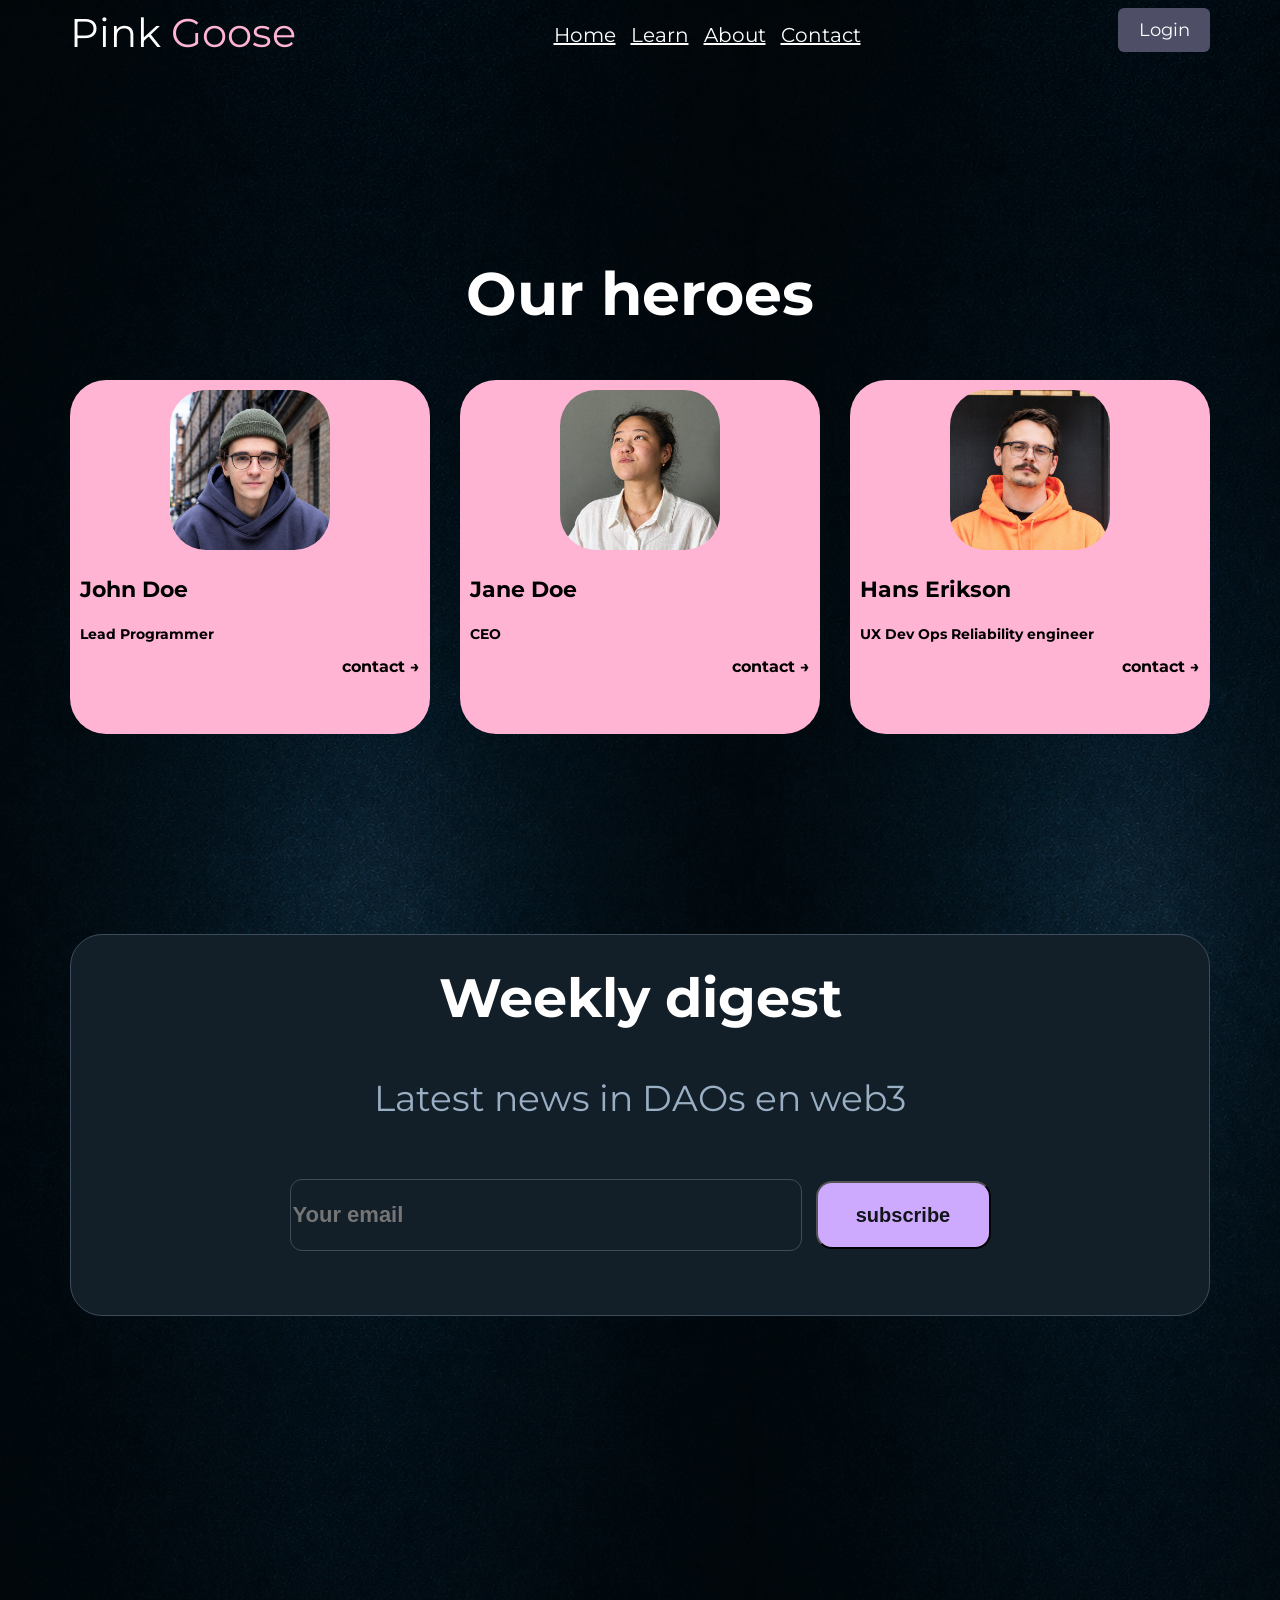
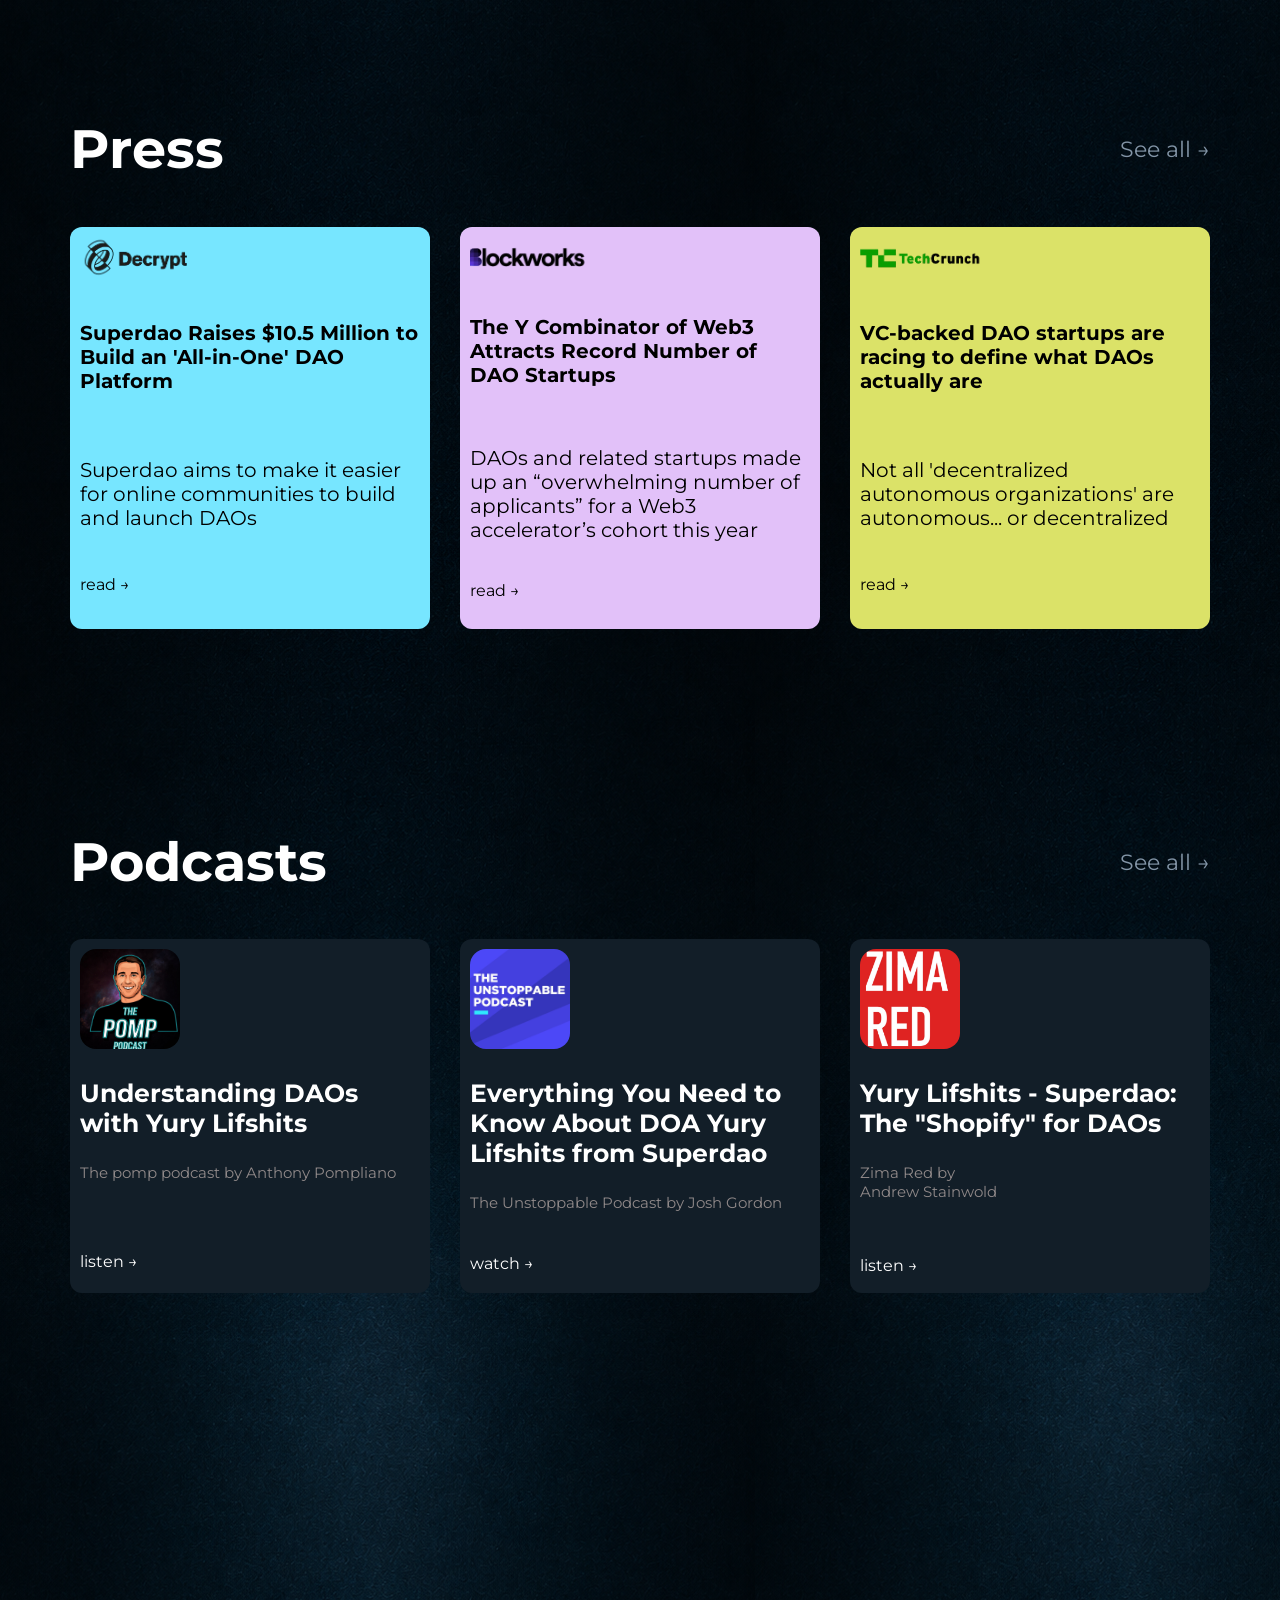
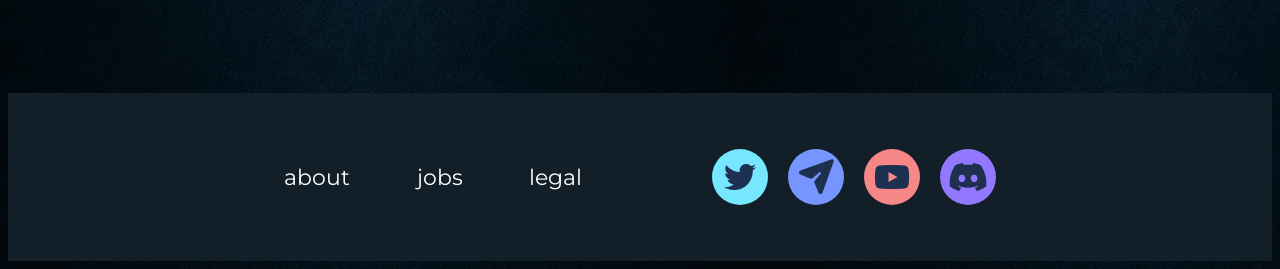
<file: about.html>
<!DOCTYPE html>
<html lang="en">

<head>
    <title>Pink Goose</title>
    <link rel="stylesheet" href="style.css">
    <link rel="preconnect" href="https://fonts.googleapis.com">
    <link rel="preconnect" href="https://fonts.gstatic.com" crossorigin>
    <link
        href="https://fonts.googleapis.com/css2?family=Lato:ital,wght@0,100;0,300;0,400;0,700;0,900;1,100;1,300;1,400;1,700;1,900&display=swap"
        rel="stylesheet">
    <link
        href="https://fonts.googleapis.com/css2?family=Edu+QLD+Hand:wght@400..700&family=Lato:ital,wght@0,100;0,300;0,400;0,700;0,900;1,100;1,300;1,400;1,700;1,900&family=Montserrat:ital,wght@0,100..900;1,100..900&display=swap"
        rel="stylesheet">
</head>

<body>

    <section class="section-border">
        <header>
            <nav class="header">
                <div>Pink <span id="pink">Goose</span></div>
                <div class="header-buttons-container">
                    <a class="header-button-color" href="index.html">Home</a>
                    <a class="header-button-color" href="learn.html">Learn</a>
                    <a class="header-button-color" href="about.html">About</a>
                    <a class="header-button-color" href="contact.html">Contact</a>
                </div>
                <a class="header-login">Login</a>
            </nav>
        </header>
        <main>
            <h1>Our heroes</h1>

            <section class="hero-box">

                <article> <img src="img/coworker1.png" alt="Decrypt" height="160" width="160">
                    <h3>John Doe</h3>
                    <p>Lead Programmer</p>
                    <a>contact →</a>
                </article>

                <article> <img src="img/coworker2.png" alt="Blockworks" height="160" width="160">
                    <h3>Jane Doe</h3>
                    <p>CEO</p>
                    <a>contact →</a>
                </article>


                <article> <img src="img/coworker3.png" alt="Techcrunch" height="160" width="160">
                    <h3>Hans Erikson</h3>
                    <p>UX Dev Ops Reliability engineer</p>
                    <a>contact →</a>
                </article>
            </section>

            <section class="weekly-digest-box">
                <h2>Weekly digest</h2>
                <p class="center-text">Latest news in DAOs en web3</p>
                <form>
                    <input placeholder="Your email" type="email" name="email" required class="subscribe-field">
                    <button type="submit" id="subscribe-button">subscribe </button>
                </form>
            </section>

            <section class="press-box">
                <h2>Press</h2>
                <a>See all →</a>

            </section>

            <section class="press-box-container">

                <article id="decrypt"> <img src="img/Decrypt.png" alt="Decrypt">
                    <h3>Superdao Raises $10.5 Million to Build an 'All-in-One' DAO Platform</h3>
                    <p>Superdao aims to make it easier for online communities to build and launch DAOs</p>
                    <a>read →</a>
                </article>

                <article id="blockworks"> <img src="img/Blockworks.png" alt="Blockworks">
                    <h3>The Y Combinator of Web3 Attracts Record Number of DAO Startups</h3>
                    <p>DAOs and related startups made up an “overwhelming number of applicants” for a Web3 accelerator’s
                        cohort this year</p>
                    <a>read →</a>
                </article>


                <article id="techcrunch"> <img src="img/TechCrunch.png" alt="Techcrunch">
                    <h3>VC-backed DAO startups are racing to define what DAOs actually are</h3>
                    <p>Not all 'decentralized autonomous organizations' are autonomous... or decentralized</p>
                    <a>read →</a>
                </article>

            </section>

            <section class="press-box">
                <h2>Podcasts</h2>
                <a>See all →</a>
            </section>

            <section class="podcast-box-container">

                <article id="anthony" class="podcast-background"> <img src="img/pomp.png" alt="Decrypt">
                    <h3>Understanding DAOs with Yury Lifshits</h3>
                    <p>The pomp podcast by Anthony Pompliano</p>
                    <a>listen →</a>
                </article>

                <article id="josh" class="podcast-background"> <img src="img/unstoppable.png" alt="Blockworks">
                    <h3>Everything You Need to Know About DOA Yury Lifshits from Superdao</h3>
                    <p>The Unstoppable Podcast by Josh Gordon</p>
                    <a>watch →</a>
                </article>


                <article id="andrew" class="podcast-background"> <img src="img/zima.png" alt="Techcrunch">
                    <h3>Yury Lifshits - Superdao: The "Shopify" for DAOs</h3>
                    <p>Zima Red by <br> Andrew Stainwold</p>
                    <a>listen →</a>
                </article>

            </section>

    </section>
    </main>

    <footer>
        <div class="footer-container">
            <div class="footer-box">
                <a>about</a>
                <a>jobs</a>
                <a>legal</a>
            </div>
            <div class="footer-pictures">
                <div id="twitter"> <img src="img/twitter-brands-solid.png" alt="twitter"> </div>
                <div id="paperplane"> <img src="img/paper-plane-solid.png" alt="paperplane"> </div>
                <div id="youtube"> <img src="img/youtube-brands-solid.png" alt="youtube"> </div>
                <div id="discord"> <img src="img/discord-brands-solid.png" alt="discord"> </div>
            </div>
        </div>
    </footer>

</body>



</html>
</file>
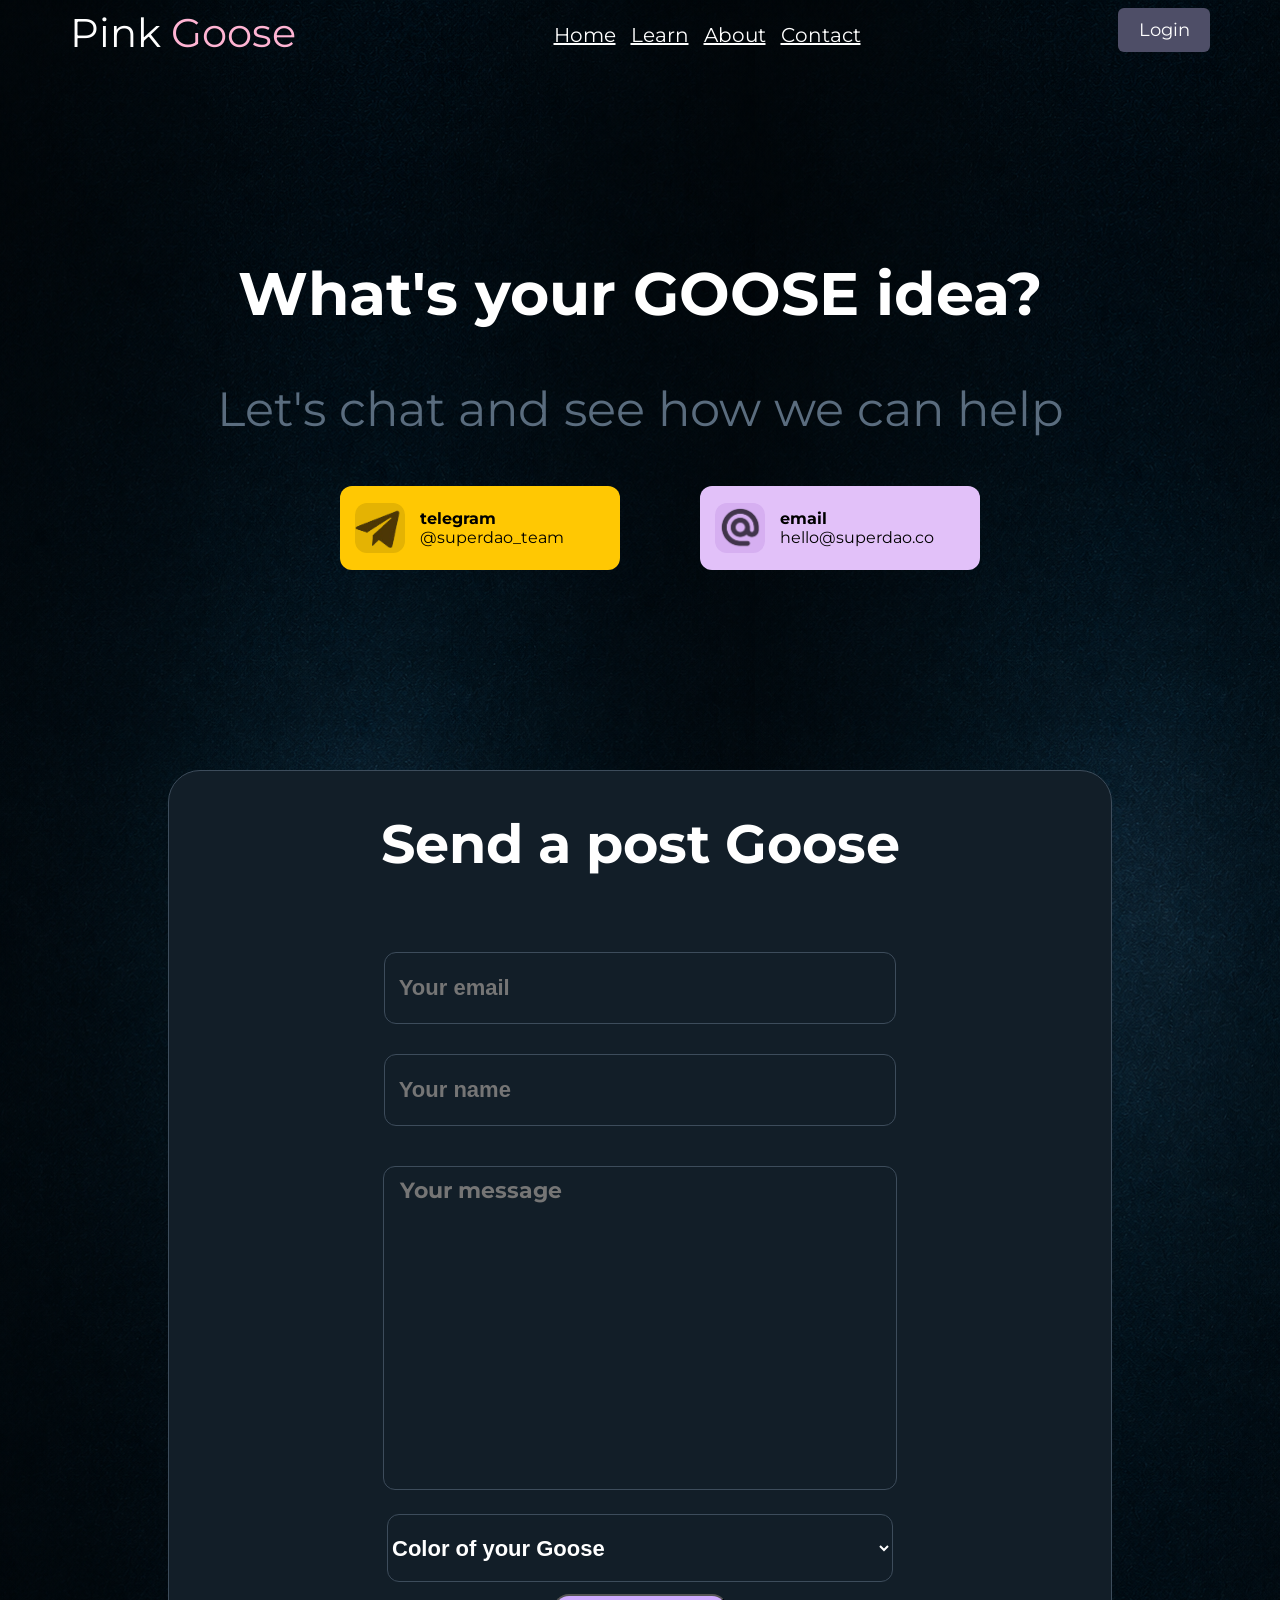
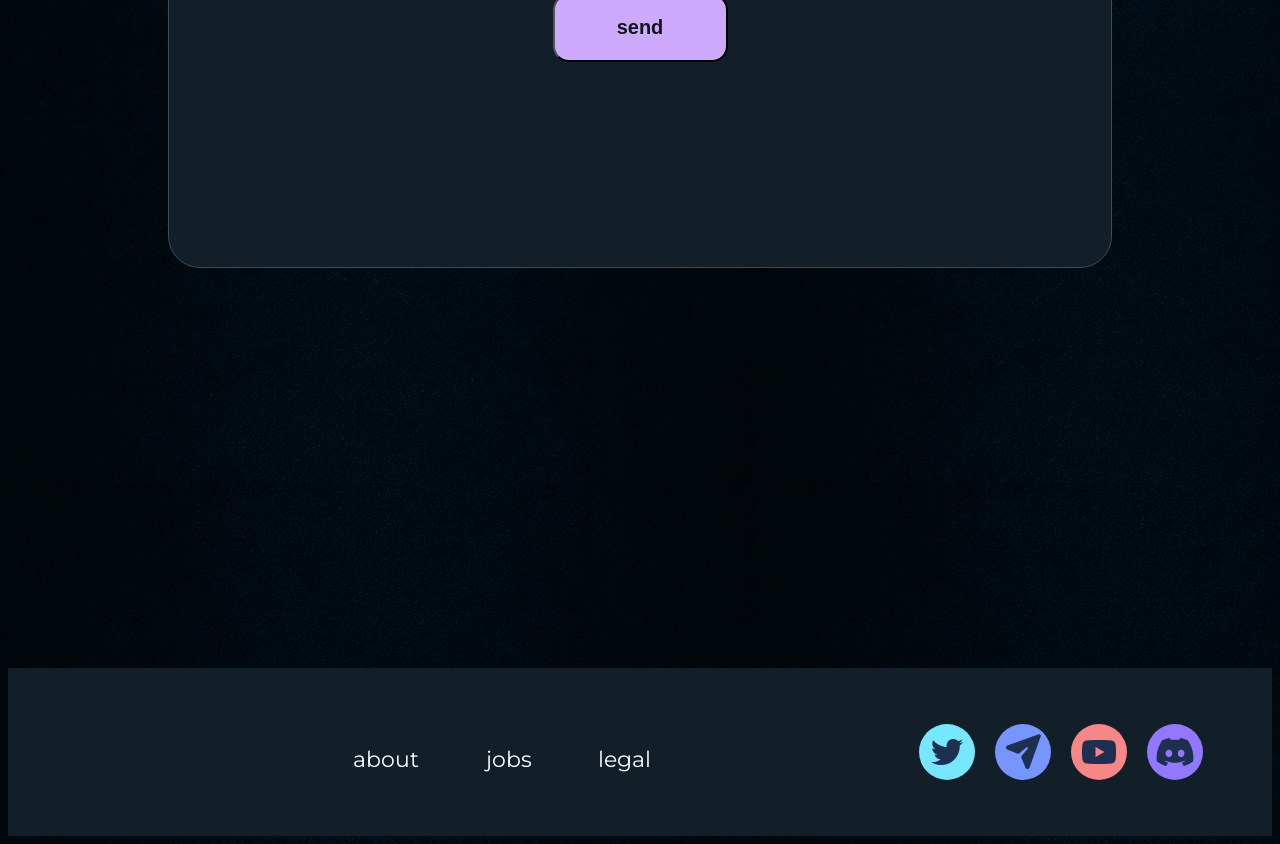
<file: contact.html>
<!DOCTYPE html>
<html lang="en">

<head>
    <title>Pink Goose</title>
    <link rel="stylesheet" href="style.css">
    <link rel="preconnect" href="https://fonts.googleapis.com">
    <link rel="preconnect" href="https://fonts.gstatic.com" crossorigin>
    <link
        href="https://fonts.googleapis.com/css2?family=Lato:ital,wght@0,100;0,300;0,400;0,700;0,900;1,100;1,300;1,400;1,700;1,900&display=swap"
        rel="stylesheet">
    <link
        href="https://fonts.googleapis.com/css2?family=Edu+QLD+Hand:wght@400..700&family=Lato:ital,wght@0,100;0,300;0,400;0,700;0,900;1,100;1,300;1,400;1,700;1,900&family=Montserrat:ital,wght@0,100..900;1,100..900&display=swap"
        rel="stylesheet">
</head>

<body>

    <section class="section-border">
        <header>
            <nav class="header">
                <div>Pink <span id="pink">Goose</span></div>
                <div class="header-buttons-container">
                    <a class="header-button-color" href="index.html">Home</a>
                    <a class="header-button-color" href="learn.html">Learn</a>
                    <a class="header-button-color" href="about.html">About</a>
                    <a class="header-button-color" href="contact.html">Contact</a>
                </div>
                <a class="header-login">Login</a>
            </nav>
        </header>
        <main>
            <h1>What's your GOOSE idea?</h1>
            <p id="end-text" class="center-text">Let's chat and see how we can help</p>

            <section class="end-blocks">
                <div id="telegram"> <img src="img/plane.png" alt="monkeytail" height="52" width="52">
                    <p><b>telegram</b> @superdao_team</p>
                </div>
                <div id="email"> <img src="img/monkeytail.png" alt="monkeytail" height="52" width="52">
                    <p><b>email</b> hello@superdao.co</p>
                </div>
            </section>

            <form class="section-border contact-form">
                <h2>Send a post Goose</h2>
                <input placeholder="  Your email" type="email" name="email" required class="subscribe-field">
                <input placeholder="  Your name" name="name" required class="subscribe-field">
                <textarea rows="6" placeholder="  Your message" name="message" required class="message"></textarea>
                <select class="subscribe-field">
                    <option value="" disabled selected hidden>Color of your Goose</option>
                    <option value="red">Red</option>
                    <option value="white">white</option>
                    <option value="blue">blue</option>
                    <option value="black">black</option>
                </select><br>
                <button type="submit" id="subscribe-button">send</button>
            </form>
    </section>
    </main>

    <footer>
        <div></div>
        <div></div>
        <div class="footer-box">
            <a>about</a>
            <a>jobs</a>
            <a>legal</a>
        </div>
        <div class="footer-pictures">
            <div id="twitter"> <img src="img/twitter-brands-solid.png" alt="twitter"> </div>
            <div id="paperplane"> <img src="img/paper-plane-solid.png" alt="paperplane"> </div>
            <div id="youtube"> <img src="img/youtube-brands-solid.png" alt="youtube"> </div>
            <div id="discord"> <img src="img/discord-brands-solid.png" alt="discord"> </div>
        </div>
    </footer>

</body>



</html>
</file>
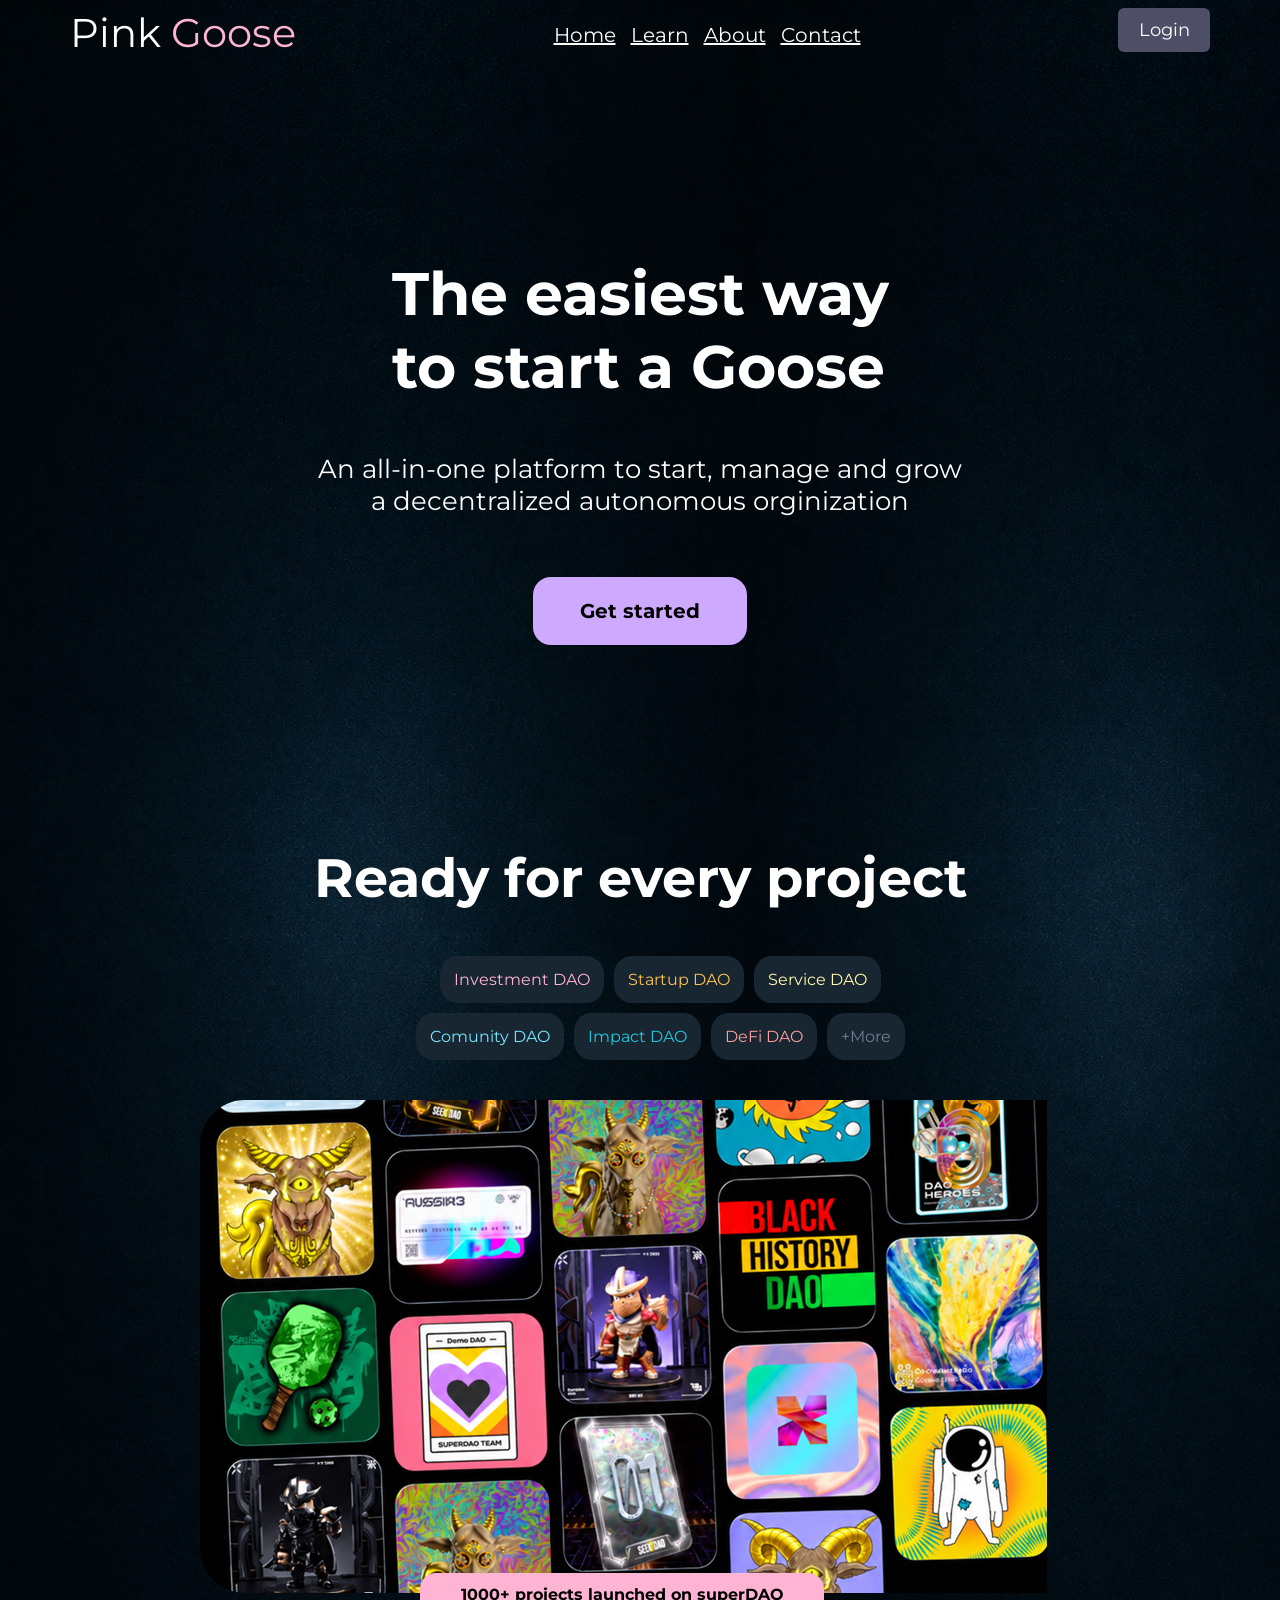
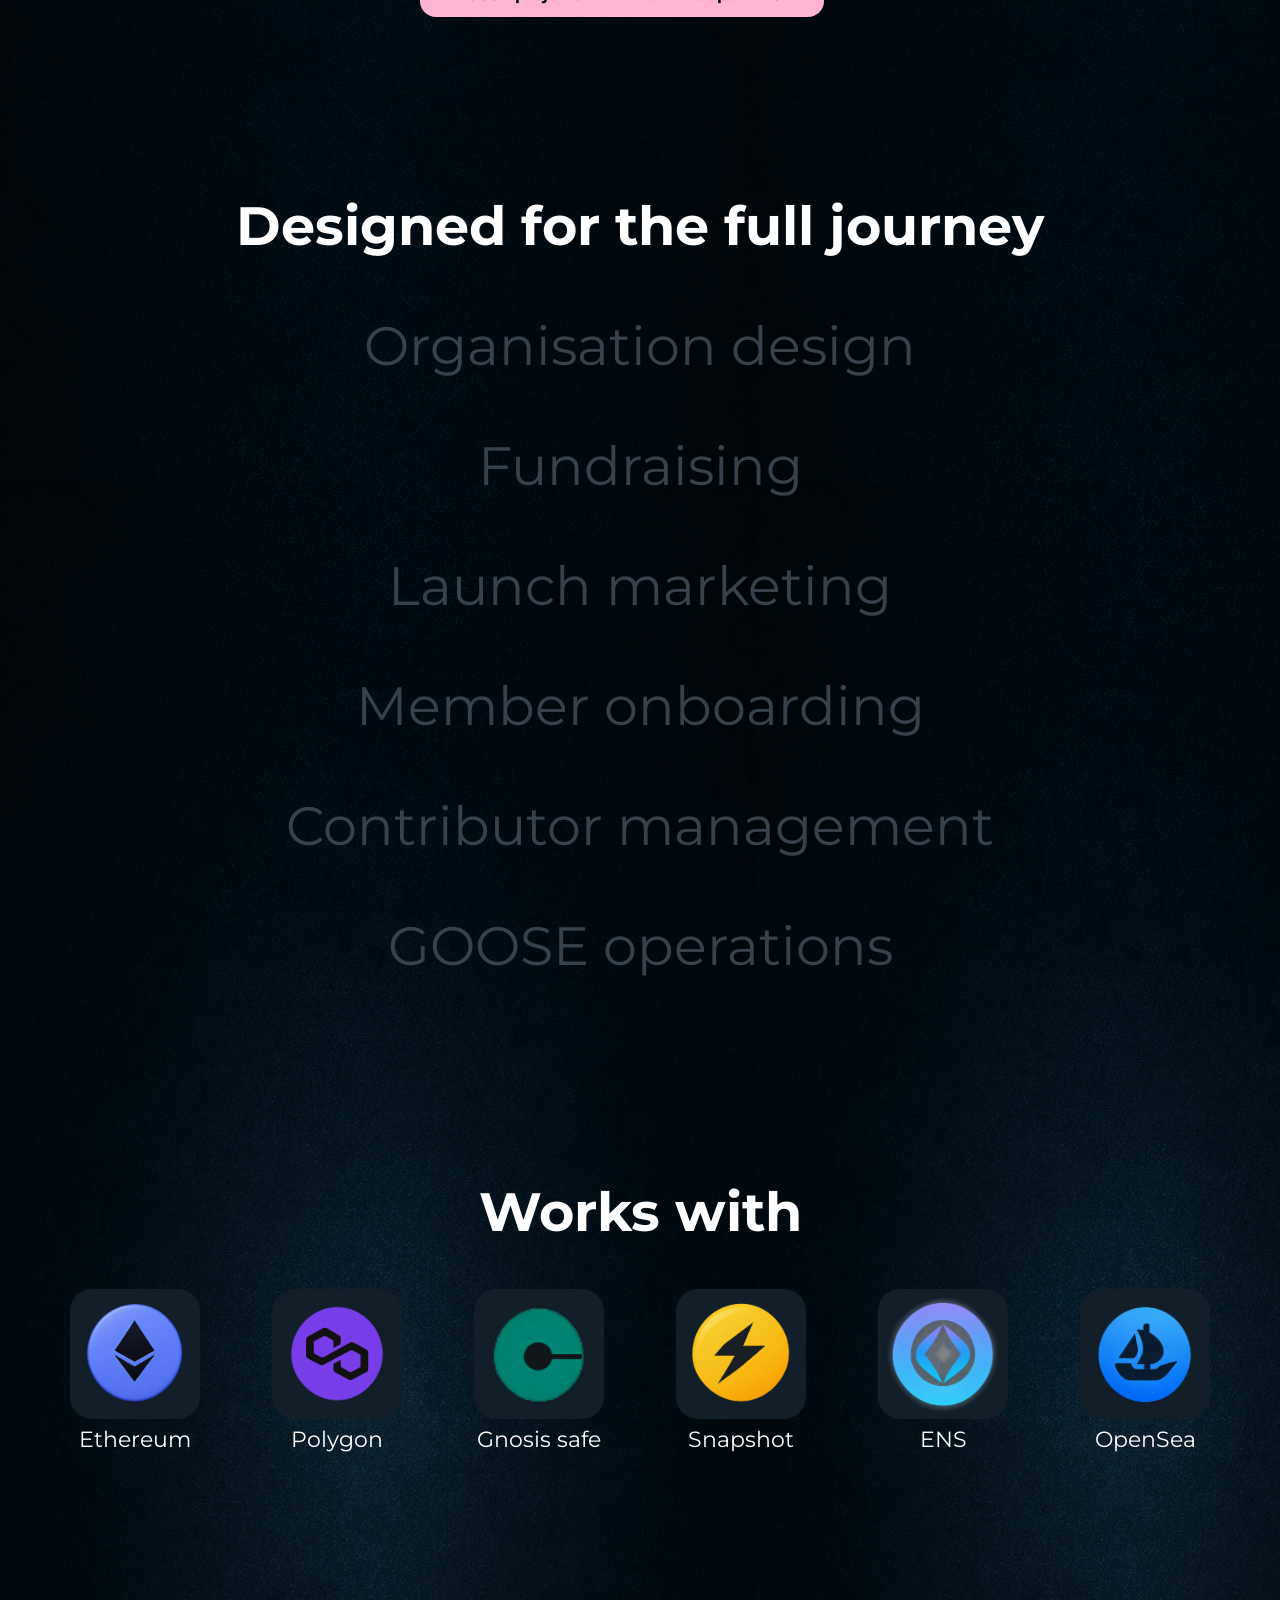
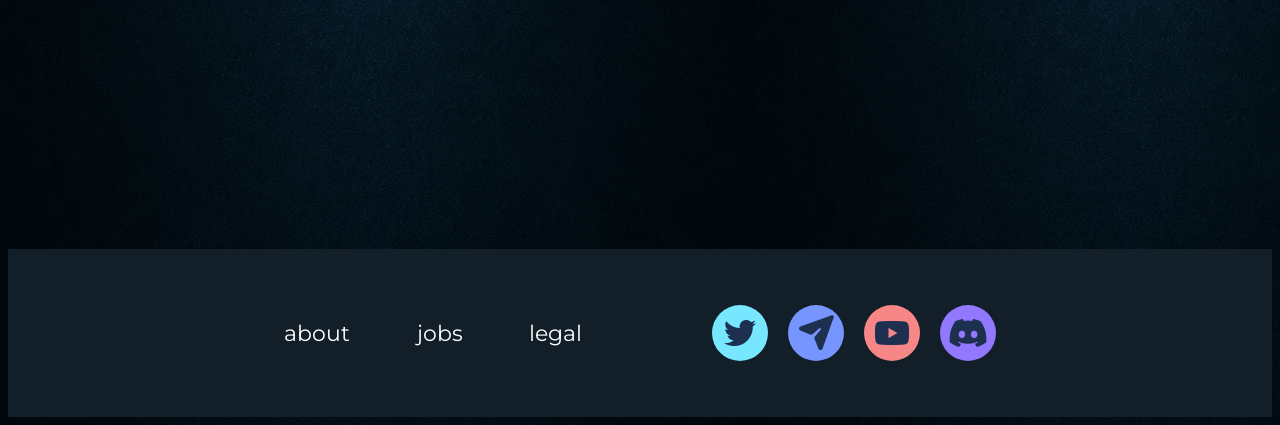
<file: learn.html>
<!DOCTYPE html>
<html lang="en">

<head>
    <meta charset="UTF-8">
    <title>Pink Goose</title>
    <link rel="stylesheet" href="style.css">
    <link rel="preconnect" href="https://fonts.googleapis.com">
    <link rel="preconnect" href="https://fonts.gstatic.com" crossorigin>
    <link
        href="https://fonts.googleapis.com/css2?family=Lato:ital,wght@0,100;0,300;0,400;0,700;0,900;1,100;1,300;1,400;1,700;1,900&display=swap"
        rel="stylesheet">
    <link
        href="https://fonts.googleapis.com/css2?family=Edu+QLD+Hand:wght@400..700&family=Lato:ital,wght@0,100;0,300;0,400;0,700;0,900;1,100;1,300;1,400;1,700;1,900&family=Montserrat:ital,wght@0,100..900;1,100..900&display=swap"
        rel="stylesheet">
</head>

<body>
    <header>
        <nav class="header">
            <div>Pink <span id="pink">Goose</span></div>
            <div class="header-buttons-container">
                <a class="header-button-color" href="index.html">Home</a>
                <a class="header-button-color" href="learn.html">Learn</a>
                <a class="header-button-color" href="about.html">About</a>
                <a class="header-button-color" href="contact.html">Contact</a>
            </div>
            <a class="header-login">Login</a>
        </nav>
    </header>
    <main>
        <section class="section-border">
            <h1> The easiest way<br> to start a Goose</h1>

            <p class="center-text">An all-in-one platform to start, manage and grow <br> a decentralized autonomous
                orginization</p>

            <a class="get-started-button">Get started</a>

            <h2>Ready for every project</h2>

            <ul class="section-border dao-buttons">
                <li id="invest">Investment DAO</li>
                <li id="startup">Startup DAO</li>
                <li id="service">Service DAO</li>
                <li id="comunity">Comunity DAO</li>
                <li id="impact">Impact DAO</li>
                <li id="defi">DeFi DAO</li>
                <li id="more">+More</li>
            </ul>

            <!-- het grote plaatje in het midden van de home page -->
            <div class="section-border img-crop">
                <img src="img/bigfarma.png" alt="main-img">
            </div>

            <div class="img-text">
                <a>1000+ projects launched on superDAO</a>
            </div>

            <h2>Designed for the full journey</h2>

            <div class="center-text block">
                <p class="hover-text">Organisation design</p>
                <p class="hover-text">Fundraising</p>
                <p class="hover-text">Launch marketing</p>
                <p class="hover-text">Member onboarding</p>
                <p class="hover-text">Contributor management</p>
                <p class="hover-text">GOOSE operations</p>
            </div>

            <h2>Works with</h2>

            <div class="works-with-container">
                <a> <img src="img/Etherium1.png" alt="Ethereum"> </a>
                <a> <img src="img/Polygon.png" alt="Polygon"> </a>
                <a> <img src="img/Gnosis-Safe.png" alt="Gnosis safe"> </a>
                <a> <img src="img/snapshot.png" alt="Snapshot"> </a>
                <a> <img src="img/ENS.png" alt="ENS"> </a>
                <a> <img src="img/opensea.png" alt="OpenSEA"> </a>
            </div>

            <div class="works-with-container">
                <div>Ethereum</div>
                <div>Polygon</div>
                <div>Gnosis safe</div>
                <div>Snapshot</div>
                <div>ENS</div>
                <div>OpenSea</div>
            </div>
        </section>
    </main>
    <footer>
        <div class="footer-container">
            <div class="footer-box">
                <a>about</a>
                <a>jobs</a>
                <a>legal</a>
            </div>
            <div class="footer-pictures">
                <div id="twitter"> <img src="img/twitter-brands-solid.png" alt="twitter"> </div>
                <div id="paperplane"> <img src="img/paper-plane-solid.png" alt="paperplane"> </div>
                <div id="youtube"> <img src="img/youtube-brands-solid.png" alt="youtube"> </div>
                <div id="discord"> <img src="img/discord-brands-solid.png" alt="discord"> </div>
            </div>
        </div>
    </footer>

</body>




</html>
</file>
<file: style.css>
/* GENERAL */
body {
    background-image: url(img/backgroundimg.png);
    color: white;
    font-family: "Montserrat", sans-serif;
    font-weight: 400;
    font-style: normal;
}

/* zorgt dat elle text in het midden ge centered word */
.center-text {
    font-size: 26px;
    display: flex;
    justify-content: center;
    text-align: center;
}

h1 {
    margin-top: 200px;
    display: flex;
    justify-content: center;
    font-size: 60px;
}

h2 {
    display: flex;
    justify-content: center;
    margin-top: 200px;
    color: white;
    font-size: 54px;
}

h3 {
    color: white;
    font-size: 22px;
}

/* zorgt dat de hovertext onder Designed for the full journey onder elkaar komt en niet inline is */
.block {
    display: block;
}

/* zorgt dat de images onder workswith goed passen in de box waar ze in verwerkt zitten */
img {
    object-fit: cover;
}

/*  border gegeven zodat alles een max width van 1140px heeft */
.section-border {
    max-width: 1140px;
    margin-right: auto;
    margin-left: auto;
}

/*END GENERAL*/



/* HEADER */
#pink {
    color: #FFB4D3;
}

.header {
    display: flex;
    justify-content: space-between;
    font-size: 40px;
    margin-right: 60px;
    max-width: 1140px;
    margin: 0 auto;
}

.header-button-color {
    color: white;
    border-style: none;
    border-radius: 6px;
    font-size: 20px;
    max-width: 1140px;
    margin: 0 auto;
    text-decoration: none"

}

.header-buttons-container {
    display: flex;
    gap: 15px;
    margin-top: 15px;
}

.header-login {
    background-color: rgb(78, 78, 103);
    color: white;
    border-radius: 6px;
    border-style: none;
    font-size: 18px;
    width: 92px;
    height: 44px;
    display: flex;
    justify-content: center;
    align-items: center;
}

/* END HEADER */




/* GET STARTED */
.get-started-button {
    display: flex;
    justify-content: center;
    align-items: center;
    margin-left: auto;
    margin-right: auto;
    margin-top: 60px;
    background-color: #CEAAFF;
    border-style: none;
    border-radius: 18px;
    width: 214px;
    height: 68px;
    font-weight: bold;
    font-size: 20px;
    color: black;
}

/* END GET STARTED */



/* DAO BUTTONS */
.dao-buttons {
    display: flex;
    justify-content: center;
    flex-wrap: wrap;
    gap: 10px;
    width: 500px;
    list-style-type: none;

    li {
        background-color: #182632;
        padding: 14px;
        border-radius: 18px;
    }
}

/* GET STARTED BUTTONS */



/* DAO BUTTONS */
#invest {
    color: #FFB4D3;
}

#startup {
    color: #FFC24C
}

#service {
    color: #FFFBA8;
}

#comunity {
    color: #77E6FF;
}

#impact {
    color: #23C9DE;
}

#defi {
    color: #FF9E9E;
}

#more {
    color: #707F8D;
}

/* END DAO BUTTONS */



/* BIG IMG */
/* zorgt dat de image in de home page de juiste groote heeft */
.img-crop {
    width: 1140px;
    height: 493px;
    overflow: hidden;
    margin-top: 40px;
    margin-right: auto;
    margin-left: 130px;
    border-radius: 45px;
    position: relative;

    img {
        margin-top: -350px;
    }
}

.img-text {
    background-color: #FFB4D3;
    width: 404px;
    height: 44px;
    color: black;
    border-radius: 16px;
    font-weight: bold;
    margin-left: 350px;
    display: flex;
    align-items: center;
    justify-content: center;
    margin-top: -20px;
    position: absolute;
}

/* END BIG IMG */



/* HELP AT EVERY STEP */
.hover-text {
    color: #37424D;
    font-size: 54px;
}

.hover-text:hover {
    color: #FFB4D3;
    text-shadow: 0 10px 10px gray;
    font-size: 60px;
    transition: all 0.25s
}

/* END HELP AT EVERY STEP */



/* WORKS-WITH */
.works-with-container {
    color: white;
    display: flex;
    justify-content: space-between;
    font-size: 22px;
    font-family: "Montserrat", sans-serif;
    margin-top: 10px;

    a {
        width: 130px;
        height: 130px;
        background-color: #121E28;
        border-radius: 22px;
        display: flex;
        justify-content: center;
        align-items: center;
        flex-wrap: wrap;
        max-width: 1140px;
    }

    div {
        width: 130px;
        height: 20px;
        border-radius: 22px;
        display: flex;
        justify-content: center;
        align-items: center;
    }

    img {
        width: 130px;
        height: 130px;
        border-radius: 22px;
    }
}

.list-container {
    display: flex;
    justify-content: center;
    flex-wrap: wrap;
    gap: 30px;
    width: 1200px;
    font-size: 40px;
    margin-top: 50px;
    list-style-type: none;
}

/* END WORKS-WITH */



/* WEEKLY-DIGEST */
.weekly-digest-box {
    height: 380px;
    background-color: #121E28;
    border-radius: 32px;
    margin-top: 200px;
    border: solid #3D4C5B 1px;
    align-items: center;
    font-size: 54px;
    text-align: center;
    margin-bottom: 200px;

    h2 {
        margin-top: 30px;
    }

    p {
        margin-top: 30px;
        font-size: 36px;
        color: #9AAFC3;
        margin-bottom: 50px;
    }
}

.subscribe-field {
    height: 68px;
    width: 506px;
    border-radius: 12px;
    background-color: #121E28;
    color: white;
    border: solid #3D4C5B 1px;
    font-size: 22px;
    font-weight: bold;
}

#subscribe-button {
    height: 68px;
    width: 175px;
    background-color: #CEAAFF;
    color: #10151A;
    border-radius: 16px;
    font-size: 20px;
    font-weight: bold;
}

/* WEEKLY-DIGEST */



/* PRESS-BOX */
/* de styling voor de tekst press en see all wat daar rechts van staat*/
.press-box {
    display: flex;
    justify-content: space-between;

    a {
        font-size: 22px;
        margin-top: 220px;
        color: #8395A7;
    }
}

/* styling voor de boxes onder het kopje press */
.press-box-container {
    display: flex;
    gap: 30px;
    color: black;

    article {
        width: 361px;
        height: 382px;
        border-radius: 12px;
        padding: 10px;
        display: flex;
        justify-content: space-between;
        flex-wrap: wrap;
    }

    img {
        width: 120px;
        height: 40px;
    }

    h3 {
        color: black;
        font-weight: bold;
        font-size: 20px;
    }

    p {
        display: flex;
        text-align: start;
        font-size: 20px;
    }
}

#decrypt {
    background-color: #77E6FF;
}

#blockworks {
    background-color: #E2C1F9;
}

#techcrunch {
    background-color: #DBE268;
}

/* END PRESS-BOX */



/* PODCASTS */
.podcast-background {
    background-color: #121E28;
    color: white;
}

/* styling voor de boxes onder het kopje Podcast */
.podcast-box-container {
    display: flex;
    gap: 30px;
    color: white;

    article {
        width: 361px;
        height: 334px;
        border-radius: 12px;
        padding: 10px;
    }

    img {
        width: 100px;
        height: 100px;
        border-radius: 16px;
    }

    h3 {
        font-size: 25px;
    }

    p {
        font-size: 15px;
        color: #908989;
    }
}

#anthony p {
    margin-bottom: 70px;
}

#josh p {
    margin-bottom: 42px;
}

#andrew p {
    margin-bottom: 55px;
}

/* END PODCASTS */



/* END BLOCKS */
/* styling voor de laatste twee blokjes van de home page (de telegram en email blokjes) */
#end-text {
    display: flex;
    color: #5A6C7E;
    font-size: 48px;
}

.end-blocks {
    display: flex;
    justify-content: center;
    gap: 40px;

    div {
        width: 280px;
        height: 84px;
        display: flex;
        border-radius: 12px;
        color: black;
        align-items: center;
        gap: 20px;
        justify-content: flex-start;
        flex-wrap: wrap;
        margin-left: 40px;
    }

    img {
        height: 50px;
        width: 50px;
        margin-left: 15px;
        border-radius: 12px;
        position: absolute;
    }

    p {
        margin-left: 80px;
    }

}

/* de image styling van de blokjes van email en telegram onderaan op de homepage */

#telegram {
    background-color: #FFC803;

    img {
        background-color: #e4b303;
    }
}

#email {
    background-color: #E2C1F9;

    img {
        background-color: #d6aff1;
    }
}

/* END END-BLOCKS */



/* FOOTER */
footer {
    height: 168px;
    background-color: #121E28;
    margin-top: 400px;
    font-size: 22px;
    display: flex;
    justify-content: space-around;
    align-items: center;
}

.footer-container {
    max-width: 1140px;
    margin: 0 auto;
    display: flex;
}

.footer-box {
    width: 298px;
    height: 27px;
    display: flex;
    justify-content: space-between;
    margin-right: 130px;
    margin-top: 15px;
}

.footer-box a:hover {
    color: #FFC803;
}

.footer-pictures {
    width: 284px;
    height: 56px;
    display: flex;
    justify-content: space-between;

    div {
        border-radius: 50%;
        display: flex;
        justify-content: center;
        align-items: center;
        width: 56px;
        height: 56px;
    }

    img {
        width: 40px;
        height: 40px;
    }
}

#twitter {
    background-color: #77E6FF;
}

#paperplane {
    background-color: #7795FF;
}

#youtube {
    background-color: #F78787;
}

#discord {
    background-color: #9277FF;
}

/* END FOOTER */



/* OUR HEROES */
.hero-box {
    display: flex;
    gap: 30px;
    color: black;
    justify-content: center;

    article {
        width: 352px;
        height: 334px;
        border-radius: 36px;
        padding: 10px;
        background-color: #FFB4D3;
        color: black;
    }

    img {
        border-radius: 36px;
        margin-left: 90px;
    }

    p {
        font-size: 14px;
        font-weight: bold;
    }

    h3 {
        font-size: 22px;
        color: black;
        font-weight: bold;
    }

    a {
        display: flex;
        justify-content: end;
        font-weight: bold;
    }
}

/* END OUR HEROES */



/* CONTACT FORM */
.contact-form {
    height: 1096px;
    width: 942px;
    background-color: #121E28;
    border-radius: 32px;
    margin-top: 200px;
    border: solid #3D4C5B 1px;
    align-items: center;
    font-size: 54px;
    text-align: center;
    margin-bottom: 200px;

    input {
        margin-top: 30px;
    }

    h2 {
        margin-top: 40px;
    }
}

.message {
    height: 310px;
    width: 506px;
    border-radius: 12px;
    background-color: #121E28;
    color: white;
    border: solid #3D4C5B 1px;
    font-size: 22px;
    font-weight: bold;
    justify-content: flex-start;
    align-items: start;
    padding-top: 10px;
    padding-left: 4px;
    font-family: "Montserrat", sans-serif;
    resize: none;
    margin-top: 40px;
}

/* END CONTACT FORM */
</file>
